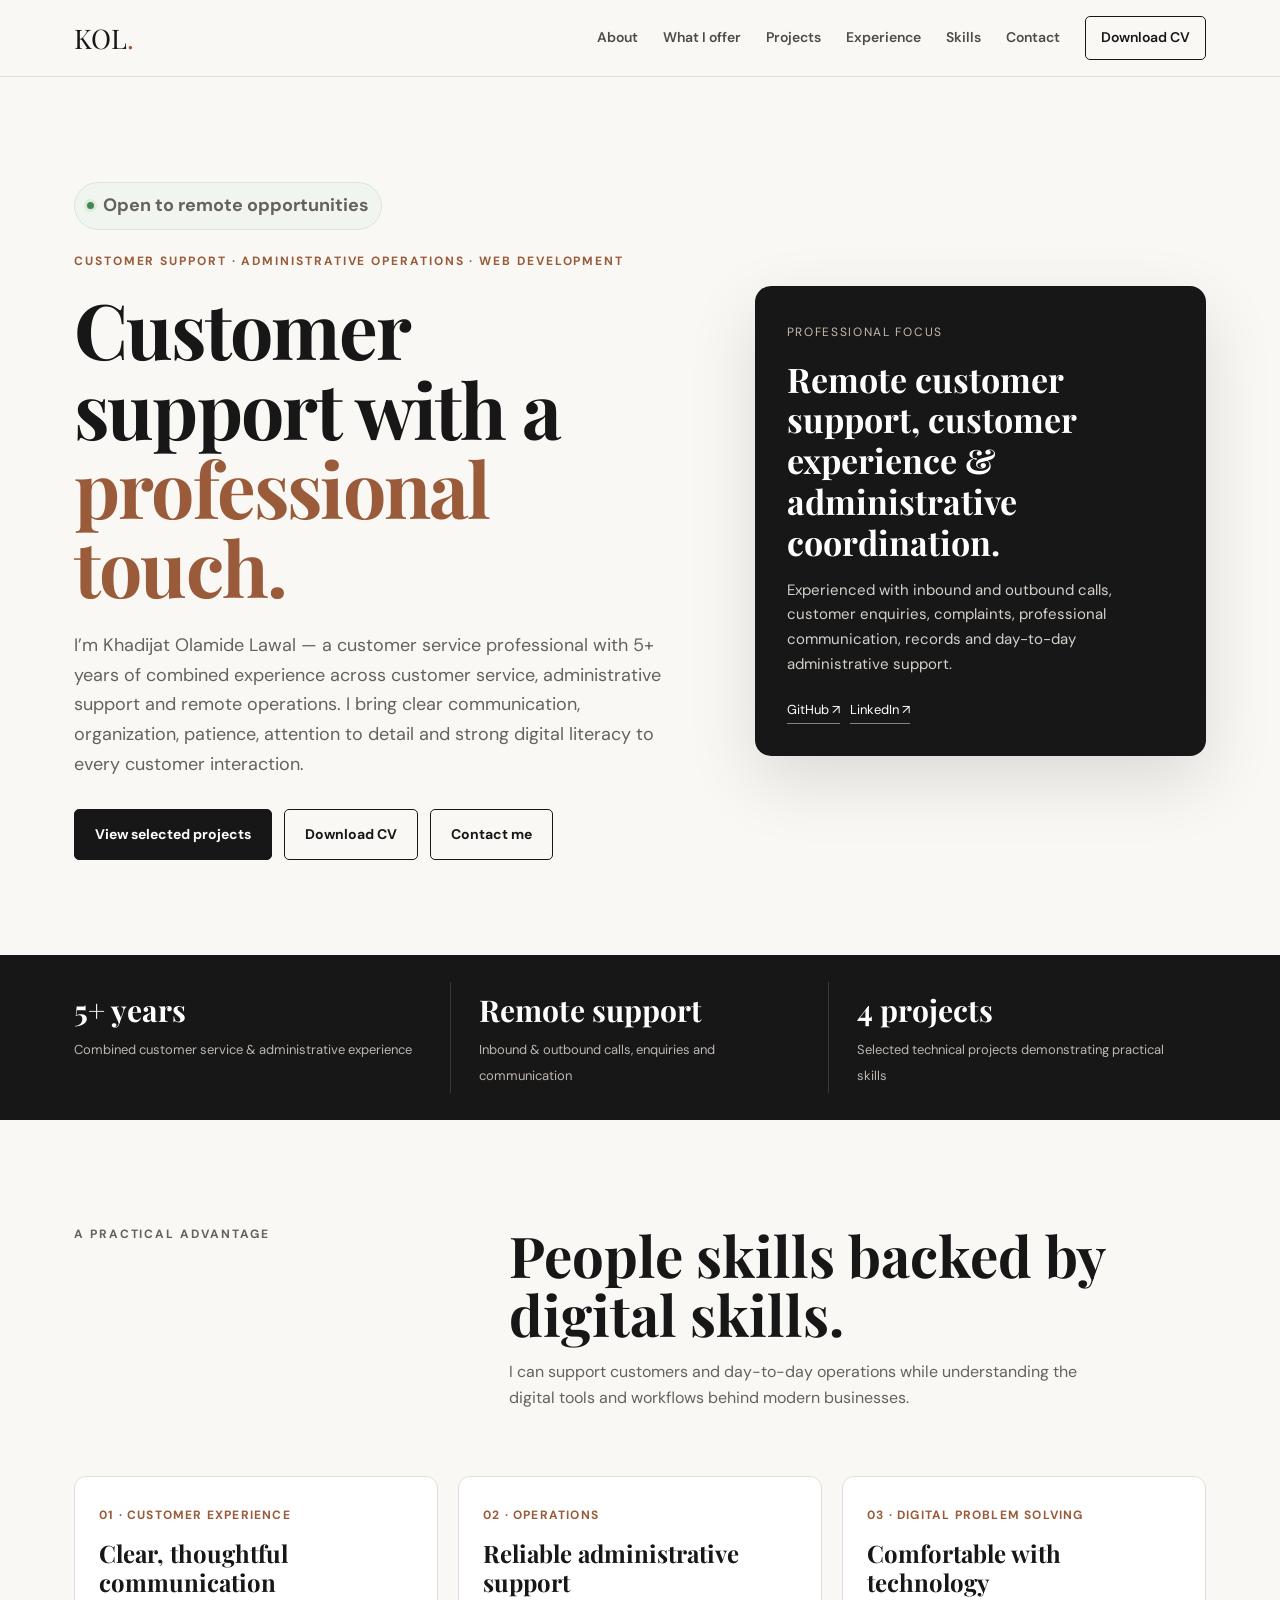
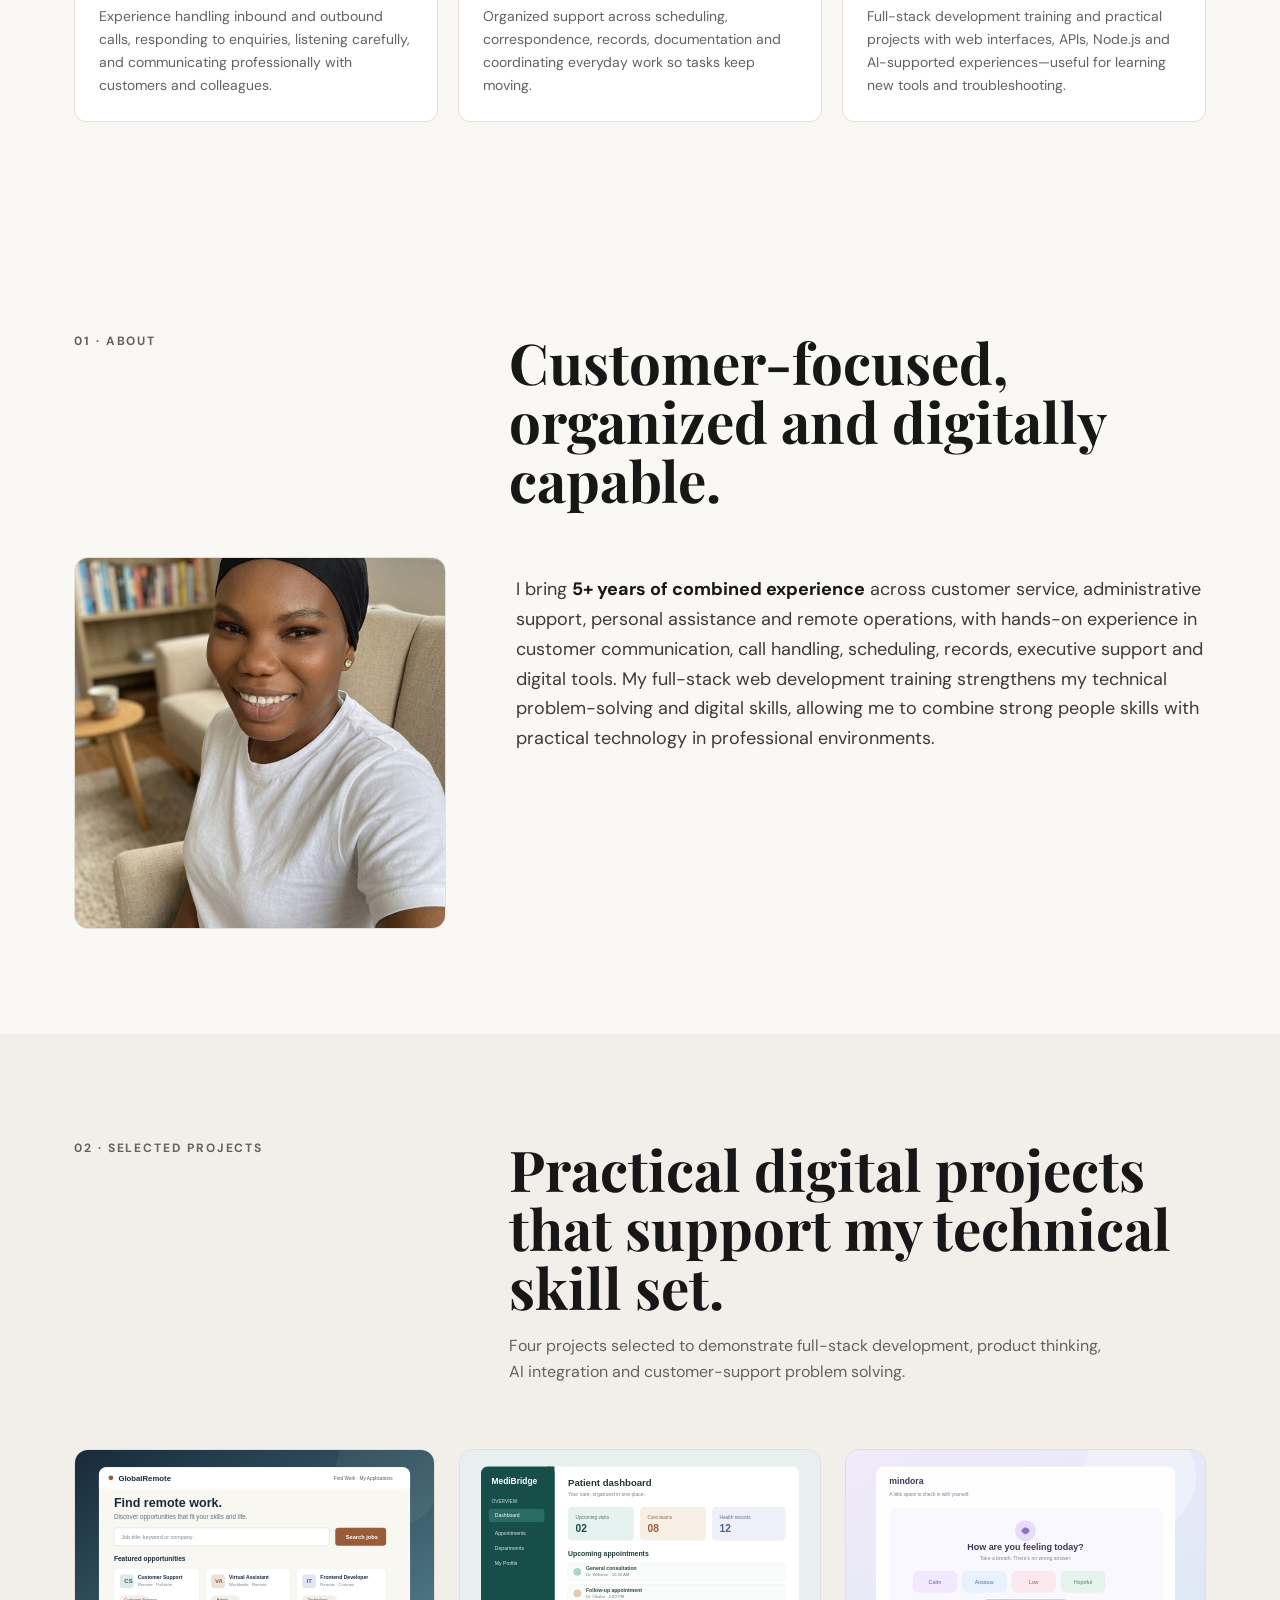
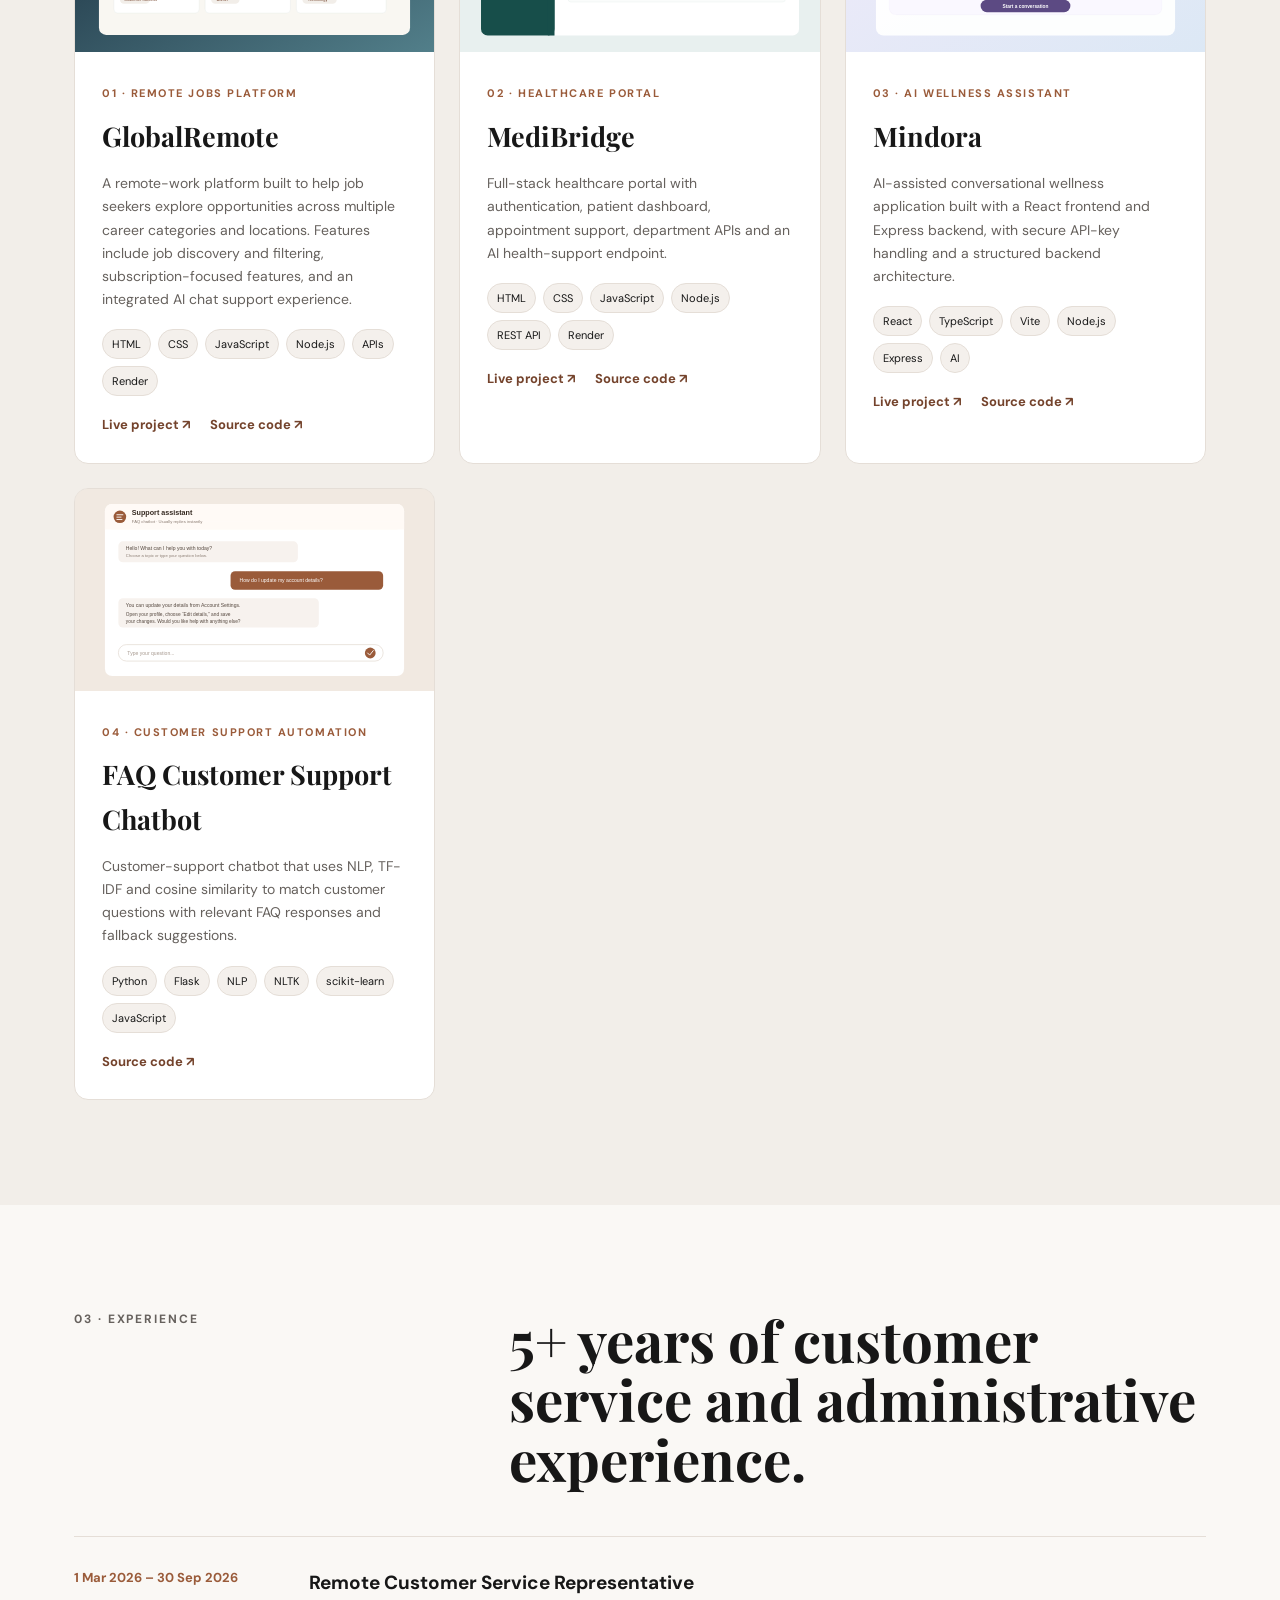
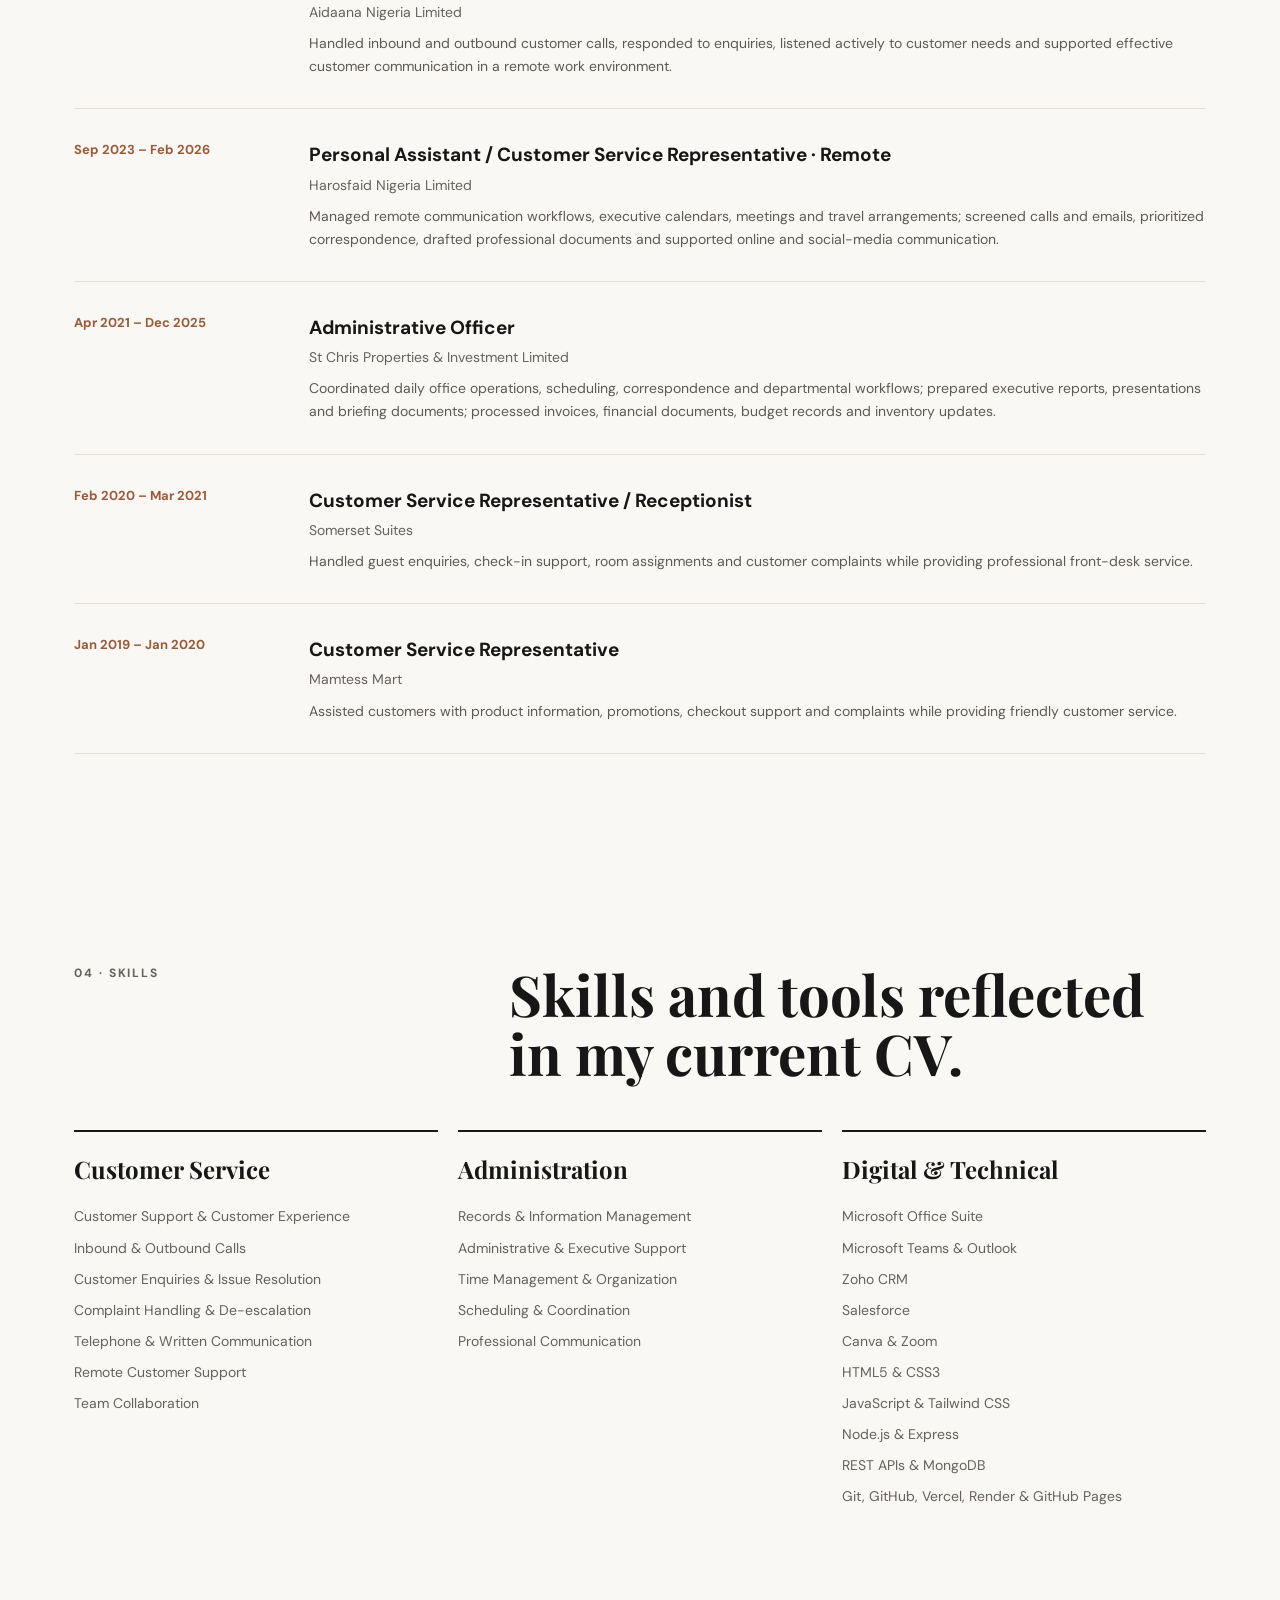
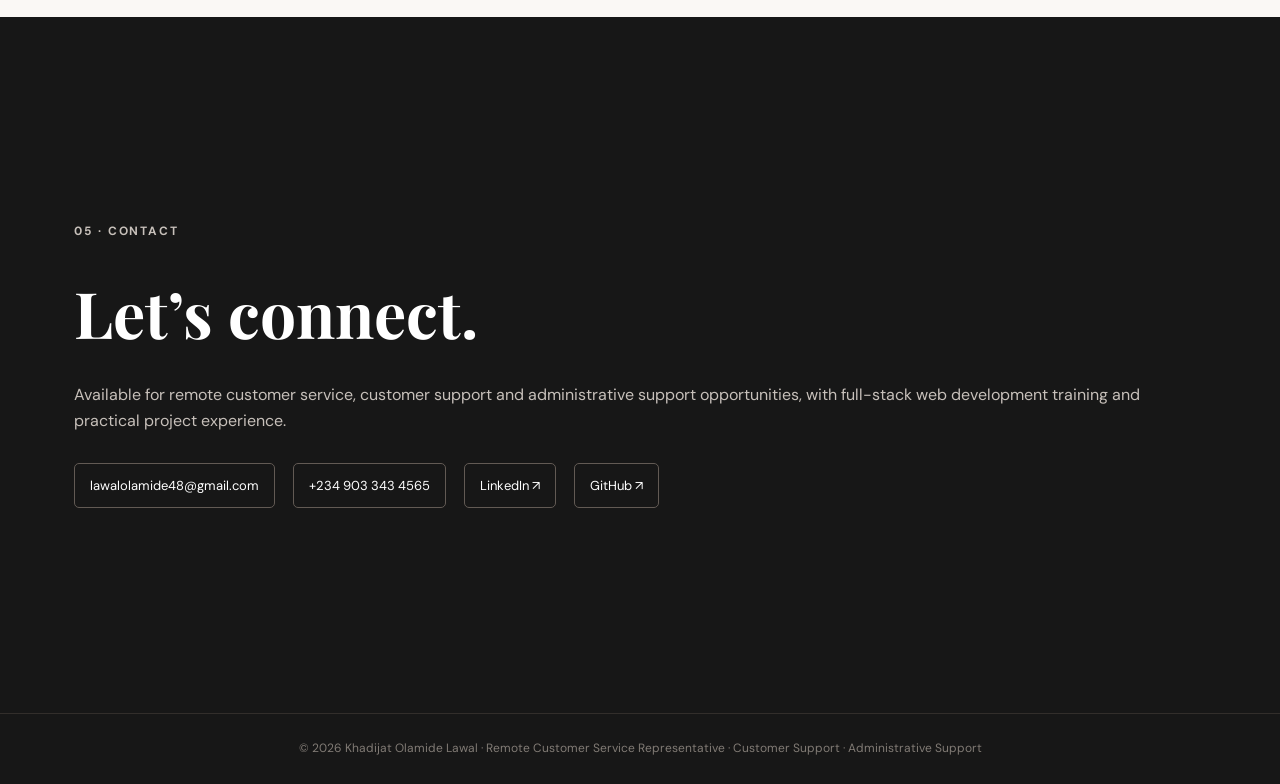
<file: index.html>
<!doctype html>
<html lang="en">
<head>
<meta charset="UTF-8"><meta name="viewport" content="width=device-width,initial-scale=1.0">
<meta name="description" content="Meet Khadijat Olamide Lawal, a remote customer support and administrative professional with full-stack web development projects. Explore GlobalRemote, MediBridge, Mindora and a customer-support chatbot."><meta name="theme-color" content="#faf8f5"><meta property="og:type" content="website"><meta property="og:title" content="Khadijat Olamide Lawal | Customer Support & Web Projects"><meta property="og:description" content="Customer support, administrative operations and practical web projects in one professional portfolio."><meta property="og:url" content="https://lawalolamide48-cell.github.io/Khadijat-Portfolio/">
<title>Khadijat Olamide Lawal | Customer Support Portfolio</title>
<link rel="preconnect" href="https://fonts.googleapis.com"><link rel="preconnect" href="https://fonts.gstatic.com" crossorigin>
<link href="https://fonts.googleapis.com/css2?family=DM+Sans:wght@400;500;600;700&family=Playfair+Display:wght@600;700&display=swap" rel="stylesheet">
<style>
:root{--ink:#171717;--muted:#66615d;--paper:#faf8f5;--accent:#9a5b3a;--accent-dark:#74432c;--line:#e5ded7;--soft:#f2eee9;--max:1180px}*{box-sizing:border-box}html{scroll-behavior:smooth}body{margin:0;background:var(--paper);color:var(--ink);font-family:'DM Sans',sans-serif;line-height:1.65}a{color:inherit}img{max-width:100%;display:block}.skip{position:absolute;left:-9999px}.skip:focus{left:15px;top:15px;background:#fff;padding:10px;z-index:99}header{position:sticky;top:0;z-index:20;background:rgba(250,248,245,.95);backdrop-filter:blur(14px);border-bottom:1px solid var(--line)}nav{max-width:var(--max);height:76px;margin:auto;padding:0 24px;display:flex;align-items:center;justify-content:space-between}.logo{font-family:'Playfair Display',serif;font-size:27px;text-decoration:none}.logo span{color:var(--accent)}.nav{display:flex;gap:25px;align-items:center}.nav a{text-decoration:none;font-size:14px;font-weight:600;color:#514b46}.nav a:hover{color:var(--accent)}.nav .cv{padding:9px 15px;border:1px solid var(--ink);border-radius:5px;color:var(--ink)}.nav .cv:hover{background:var(--ink);color:#fff}.menu{display:none;background:none;border:0;font-size:25px}.hero{max-width:var(--max);margin:auto;padding:105px 24px 95px;display:grid;grid-template-columns:1.15fr .85fr;gap:70px;align-items:center}.availability{display:inline-flex;align-items:center;gap:9px;padding:8px 12px;margin:0 0 22px;border:1px solid #d9e6d9;border-radius:999px;background:#f0f6ef;color:#315d3c;font-size:12px;font-weight:700}.availability:before{content:"";width:7px;height:7px;border-radius:50%;background:#438653;box-shadow:0 0 0 3px #dcebdc}.eyebrow{font-size:12px;letter-spacing:.16em;text-transform:uppercase;font-weight:700;color:var(--accent);margin:0 0 18px}.hero h1{font-family:'Playfair Display',serif;font-size:clamp(48px,6vw,82px);line-height:1.03;letter-spacing:-1.8px;margin:0 0 25px}.hero h1 em{font-style:normal;color:var(--accent)}.hero>div>p:not(.eyebrow){font-size:18px;color:var(--muted);max-width:690px}.actions{display:flex;gap:12px;flex-wrap:wrap;margin-top:30px}.btn{display:inline-block;padding:13px 20px;border-radius:5px;text-decoration:none;font-weight:700;font-size:14px;border:1px solid var(--ink)}.primary{background:var(--ink);color:#fff}.secondary:hover{background:#fff}.hero-card{background:var(--ink);color:#fff;border-radius:16px;padding:32px;box-shadow:0 25px 70px rgba(0,0,0,.12)}.hero-card .mini{font-size:12px;text-transform:uppercase;letter-spacing:.14em;color:#c9b9ad}.hero-card h2{font-family:'Playfair Display',serif;font-size:34px;line-height:1.2;margin:14px 0}.hero-card p{color:#d6d0ca;font-size:15px}.links{display:flex;gap:10px;flex-wrap:wrap;margin-top:22px}.hero-card a{color:#fff;text-decoration:none;border-bottom:1px solid #8c8078;padding-bottom:3px;font-size:13px}.stats{background:var(--ink);color:#fff}.stats-inner{max-width:var(--max);margin:auto;padding:27px 24px;display:grid;grid-template-columns:repeat(3,1fr)}.stat{padding:4px 28px;border-right:1px solid rgba(255,255,255,.15)}.stat:first-child{padding-left:0}.stat:last-child{border:0}.stat strong{display:block;font-family:'Playfair Display',serif;font-size:30px}.stat span{color:#bdb5af;font-size:13px}section{max-width:var(--max);margin:auto;padding:105px 24px}.section-head{display:grid;grid-template-columns:.7fr 1.3fr;gap:60px;margin-bottom:48px}.section-head h2{font-family:'Playfair Display',serif;font-size:clamp(36px,4.4vw,60px);line-height:1.05;margin:0}.section-head p:last-child{color:var(--muted);max-width:600px}.value-grid{display:grid;grid-template-columns:repeat(3,1fr);gap:20px}.value-card{padding:24px;border:1px solid var(--line);border-radius:12px;background:#fff}.value-card .icon-label{font-size:12px;font-weight:700;letter-spacing:.1em;text-transform:uppercase;color:var(--accent)}.value-card h3{font-family:"Playfair Display",serif;font-size:24px;line-height:1.2;margin:12px 0 8px}.value-card p{font-size:14px;color:var(--muted);margin:0}.about-grid{display:grid;grid-template-columns:.7fr 1.3fr;gap:70px;align-items:start}.portrait{border-radius:14px;overflow:hidden;background:#eee;border:1px solid var(--line)}.portrait img{width:100%;aspect-ratio:1/1;object-fit:cover}.about-copy{font-size:18px;color:#3e3a36}.about-copy strong{color:var(--ink)}.projects{background:var(--soft);max-width:none}.projects-inner{max-width:var(--max);margin:auto;padding:105px 24px}.project-grid{display:grid;grid-template-columns:repeat(3,1fr);gap:24px}.project{background:#fff;border:1px solid var(--line);border-radius:14px;overflow:hidden;display:flex;flex-direction:column}.project-image{aspect-ratio:16/9;background:#e8e1da;overflow:hidden}.project-image img{width:100%;height:100%;object-fit:cover;transition:transform .4s}.project:hover img{transform:scale(1.035)}.project-body{padding:27px}.project-number{font-size:11px;font-weight:700;letter-spacing:.14em;color:var(--accent);text-transform:uppercase}.project h3{font-family:'Playfair Display',serif;font-size:27px;margin:8px 0}.project p{color:var(--muted);font-size:14px}.tags{display:flex;flex-wrap:wrap;gap:7px;margin:18px 0}.tags span{font-size:11px;padding:5px 9px;background:#f4f0ec;border:1px solid var(--line);border-radius:20px}.project-links{display:flex;gap:20px;flex-wrap:wrap;margin-top:auto}.project-links a{font-size:13px;font-weight:700;text-decoration:none;color:var(--accent-dark)}.project-links a:hover{text-decoration:underline}.timeline{border-top:1px solid var(--line)}.role{display:grid;grid-template-columns:190px 1fr;gap:45px;padding:30px 0;border-bottom:1px solid var(--line)}.date{font-size:13px;color:var(--accent);font-weight:700}.role h3{margin:0 0 3px;font-size:19px}.company{margin:0 0 8px;color:var(--muted);font-size:14px}.role p:last-child{margin:0;color:#5e5954;font-size:14px}.skills{display:grid;grid-template-columns:repeat(3,1fr);gap:20px}.skill{border-top:2px solid var(--ink);padding-top:18px}.skill h3{font-family:'Playfair Display',serif;font-size:24px;margin:0 0 12px}.skill ul{list-style:none;padding:0;margin:0;color:var(--muted);font-size:14px}.skill li{padding:4px 0}.contact{max-width:none;background:var(--ink);color:#fff}.contact-inner{max-width:var(--max);margin:auto;padding:100px 24px}.contact h2{font-family:'Playfair Display',serif;font-size:clamp(42px,5vw,70px);margin:0 0 15px}.contact p{color:#c7c0ba}.contact-links{display:flex;gap:18px;flex-wrap:wrap;margin-top:28px}.contact-links a{padding:11px 15px;border:1px solid #625a54;border-radius:5px;text-decoration:none;font-size:13px}.contact-links a:hover{border-color:#fff;background:#fff;color:var(--ink)}footer{padding:25px 24px;text-align:center;font-size:12px;color:#817b75;background:var(--ink);border-top:1px solid #322e2b}@media(max-width:900px){.project-grid{grid-template-columns:1fr 1fr}.value-grid{grid-template-columns:1fr}}@media(max-width:800px){.menu{display:block}.nav{display:none;position:absolute;top:76px;left:0;right:0;background:var(--paper);padding:20px 24px;flex-direction:column;align-items:flex-start;border-bottom:1px solid var(--line)}.nav.open{display:flex}.hero,.about-grid,.section-head{grid-template-columns:1fr}.hero{padding-top:75px;gap:45px}.stats-inner,.skills{grid-template-columns:1fr}.stat{border-right:0;border-bottom:1px solid rgba(255,255,255,.15);padding:16px 0}.stat:last-child{border-bottom:0}.project-grid{grid-template-columns:1fr}.role{grid-template-columns:1fr;gap:7px}}@media(max-width:520px){section,.projects-inner,.contact-inner{padding-top:75px;padding-bottom:75px}.hero h1{font-size:48px}.section-head{gap:20px}.project-body{padding:21px}}
</style></head>
<body><a class="skip" href="#main">Skip to content</a>
<header><nav><a class="logo" href="#top">KOL<span>.</span></a><button class="menu" aria-label="Open menu" aria-expanded="false">☰</button><div class="nav" id="nav"><a href="#about">About</a><a href="#value">What I offer</a><a href="#work">Projects</a><a href="#experience">Experience</a><a href="#skills">Skills</a><a href="#contact">Contact</a><a class="cv" href="assets/Khadijat-Olamide-Lawal-CV.pdf" download>Download CV</a></div></nav></header>
<main id="main">
<section class="hero" id="top"><div><p class="availability">Open to remote opportunities</p><p class="eyebrow">Customer Support · Administrative Operations · Web Development</p><h1>Customer support with a <em>professional touch.</em></h1><p>I’m Khadijat Olamide Lawal — a customer service professional with 5+ years of combined experience across customer service, administrative support and remote operations. I bring clear communication, organization, patience, attention to detail and strong digital literacy to every customer interaction.</p><div class="actions"><a class="btn primary" href="#work">View selected projects</a><a class="btn secondary" href="assets/Khadijat-Olamide-Lawal-CV.pdf" download>Download CV</a><a class="btn secondary" href="#contact">Contact me</a></div></div><aside class="hero-card"><span class="mini">Professional focus</span><h2>Remote customer support, customer experience & administrative coordination.</h2><p>Experienced with inbound and outbound calls, customer enquiries, complaints, professional communication, records and day-to-day administrative support.</p><div class="links"><a href="https://github.com/lawalolamide48-cell">GitHub ↗</a><a href="https://www.linkedin.com/in/khadijat-lawal-0120243a5">LinkedIn ↗</a></div></aside></section>
<div class="stats"><div class="stats-inner"><div class="stat"><strong>5+ years</strong><span>Combined customer service & administrative experience</span></div><div class="stat"><strong>Remote support</strong><span>Inbound & outbound calls, enquiries and communication</span></div><div class="stat"><strong>4 projects</strong><span>Selected technical projects demonstrating practical skills</span></div></div></div>
<section id="value"><div class="section-head"><div><p class="eyebrow">A practical advantage</p></div><div><h2>People skills backed by digital skills.</h2><p>I can support customers and day-to-day operations while understanding the digital tools and workflows behind modern businesses.</p></div></div><div class="value-grid"><article class="value-card"><span class="icon-label">01 · Customer experience</span><h3>Clear, thoughtful communication</h3><p>Experience handling inbound and outbound calls, responding to enquiries, listening carefully, and communicating professionally with customers and colleagues.</p></article><article class="value-card"><span class="icon-label">02 · Operations</span><h3>Reliable administrative support</h3><p>Organized support across scheduling, correspondence, records, documentation and coordinating everyday work so tasks keep moving.</p></article><article class="value-card"><span class="icon-label">03 · Digital problem solving</span><h3>Comfortable with technology</h3><p>Full-stack development training and practical projects with web interfaces, APIs, Node.js and AI-supported experiences—useful for learning new tools and troubleshooting.</p></article></div></section>
<section id="about"><div class="section-head"><div><p class="eyebrow">01 · About</p></div><div><h2>Customer-focused, organized and digitally capable.</h2></div></div><div class="about-grid"><div class="portrait"><img src="assets/profile.jpg" alt="Khadijat Olamide Lawal"></div><div class="about-copy"><p>I bring <strong>5+ years of combined experience</strong> across customer service, administrative support, personal assistance and remote operations, with hands-on experience in customer communication, call handling, scheduling, records, executive support and digital tools. My full-stack web development training strengthens my technical problem-solving and digital skills, allowing me to combine strong people skills with practical technology in professional environments.</p></div></div></section>
<div class="projects" id="work"><div class="projects-inner"><div class="section-head"><div><p class="eyebrow">02 · Selected projects</p></div><div><h2>Practical digital projects that support my technical skill set.</h2><p>Four projects selected to demonstrate full-stack development, product thinking, AI integration and customer-support problem solving.</p></div></div><div class="project-grid">
<article class="project"><div class="project-image"><a href="https://globalremote.onrender.com/" aria-label="Open GlobalRemote live website"><img src="assets/globalremote-preview.svg" alt="GlobalRemote remote jobs platform preview" onerror="this.style.display='none';this.parentElement.parentElement.style.background='linear-gradient(135deg,#1c2b3a,#507d8a)';"></a></div><div class="project-body"><span class="project-number">01 · Remote jobs platform</span><h3>GlobalRemote</h3><p>A remote-work platform built to help job seekers explore opportunities across multiple career categories and locations. Features include job discovery and filtering, subscription-focused features, and an integrated AI chat support experience.</p><div class="tags"><span>HTML</span><span>CSS</span><span>JavaScript</span><span>Node.js</span><span>APIs</span><span>Render</span></div><div class="project-links"><a href="https://globalremote.onrender.com/" target="_blank" rel="noopener noreferrer">Live project ↗</a><a href="https://github.com/lawalolamide48-cell/globalremote" target="_blank" rel="noopener noreferrer">Source code ↗</a></div></div></article>
<article class="project"><a class="project-image" href="https://medibridge-fullstack.onrender.com/" target="_blank" rel="noopener noreferrer"><img src="assets/medibridge-preview.svg" alt="MediBridge healthcare portal"></a><div class="project-body"><span class="project-number">02 · Healthcare portal</span><h3>MediBridge</h3><p>Full-stack healthcare portal with authentication, patient dashboard, appointment support, department APIs and an AI health-support endpoint.</p><div class="tags"><span>HTML</span><span>CSS</span><span>JavaScript</span><span>Node.js</span><span>REST API</span><span>Render</span></div><div class="project-links"><a href="https://medibridge-fullstack.onrender.com/" target="_blank" rel="noopener noreferrer">Live project ↗</a><a href="https://github.com/lawalolamide48-cell/Medibridge-" target="_blank" rel="noopener noreferrer">Source code ↗</a></div></div></article>
<article class="project"><a class="project-image" href="https://mindora-ai-chi.vercel.app/" target="_blank" rel="noopener noreferrer"><img src="assets/mindora-preview.svg" alt="Mindora AI wellness assistant"></a><div class="project-body"><span class="project-number">03 · AI wellness assistant</span><h3>Mindora</h3><p>AI-assisted conversational wellness application built with a React frontend and Express backend, with secure API-key handling and a structured backend architecture.</p><div class="tags"><span>React</span><span>TypeScript</span><span>Vite</span><span>Node.js</span><span>Express</span><span>AI</span></div><div class="project-links"><a href="https://mindora-ai-chi.vercel.app/" target="_blank" rel="noopener noreferrer">Live project ↗</a><a href="https://github.com/lawalolamide48-cell/Mindora" target="_blank" rel="noopener noreferrer">Source code ↗</a></div></div></article>
<article class="project"><a class="project-image" href="https://github.com/lawalolamide48-cell/codealpha-faq-chatbot" aria-label="Open FAQ Customer Support Chatbot source code"><img src="assets/faq-chatbot-preview.svg" alt="Illustrated preview of the FAQ customer support chatbot"></a><div class="project-body"><span class="project-number">04 · Customer support automation</span><h3>FAQ Customer Support Chatbot</h3><p>Customer-support chatbot that uses NLP, TF-IDF and cosine similarity to match customer questions with relevant FAQ responses and fallback suggestions.</p><div class="tags"><span>Python</span><span>Flask</span><span>NLP</span><span>NLTK</span><span>scikit-learn</span><span>JavaScript</span></div><div class="project-links"><a href="https://github.com/lawalolamide48-cell/codealpha-faq-chatbot" target="_blank" rel="noopener noreferrer">Source code ↗</a></div></div></article>
</div></div></div>
<section id="experience"><div class="section-head"><div><p class="eyebrow">03 · Experience</p></div><div><h2>5+ years of customer service and administrative experience.</h2></div></div><div class="timeline">
<article class="role"><div class="date">1 Mar 2026 – 30 Sep 2026</div><div><h3>Remote Customer Service Representative</h3><p class="company">Aidaana Nigeria Limited</p><p>Handled inbound and outbound customer calls, responded to enquiries, listened actively to customer needs and supported effective customer communication in a remote work environment.</p></div></article>
<article class="role"><div class="date">Sep 2023 – Feb 2026</div><div><h3>Personal Assistant / Customer Service Representative · Remote</h3><p class="company">Harosfaid Nigeria Limited</p><p>Managed remote communication workflows, executive calendars, meetings and travel arrangements; screened calls and emails, prioritized correspondence, drafted professional documents and supported online and social-media communication.</p></div></article>
<article class="role"><div class="date">Apr 2021 – Dec 2025</div><div><h3>Administrative Officer</h3><p class="company">St Chris Properties & Investment Limited</p><p>Coordinated daily office operations, scheduling, correspondence and departmental workflows; prepared executive reports, presentations and briefing documents; processed invoices, financial documents, budget records and inventory updates.</p></div></article>
<article class="role"><div class="date">Feb 2020 – Mar 2021</div><div><h3>Customer Service Representative / Receptionist</h3><p class="company">Somerset Suites</p><p>Handled guest enquiries, check-in support, room assignments and customer complaints while providing professional front-desk service.</p></div></article>
<article class="role"><div class="date">Jan 2019 – Jan 2020</div><div><h3>Customer Service Representative</h3><p class="company">Mamtess Mart</p><p>Assisted customers with product information, promotions, checkout support and complaints while providing friendly customer service.</p></div></article>
</div></section>
<section id="skills"><div class="section-head"><div><p class="eyebrow">04 · Skills</p></div><div><h2>Skills and tools reflected in my current CV.</h2></div></div><div class="skills"><article class="skill"><h3>Customer Service</h3><ul><li>Customer Support & Customer Experience</li><li>Inbound & Outbound Calls</li><li>Customer Enquiries & Issue Resolution</li><li>Complaint Handling & De-escalation</li><li>Telephone & Written Communication</li><li>Remote Customer Support</li><li>Team Collaboration</li></ul></article><article class="skill"><h3>Administration</h3><ul><li>Records & Information Management</li><li>Administrative & Executive Support</li><li>Time Management & Organization</li><li>Scheduling & Coordination</li><li>Professional Communication</li></ul></article><article class="skill"><h3>Digital & Technical</h3><ul><li>Microsoft Office Suite</li><li>Microsoft Teams & Outlook</li><li>Zoho CRM</li><li>Salesforce</li><li>Canva & Zoom</li><li>HTML5 & CSS3</li><li>JavaScript & Tailwind CSS</li><li>Node.js & Express</li><li>REST APIs & MongoDB</li><li>Git, GitHub, Vercel, Render & GitHub Pages</li></ul></article></div></section>
</main>
<section class="contact" id="contact"><div class="contact-inner"><p class="eyebrow">05 · Contact</p><h2>Let’s connect.</h2><p>Available for remote customer service, customer support and administrative support opportunities, with full-stack web development training and practical project experience.</p><div class="contact-links"><a href="mailto:lawalolamide48@gmail.com">lawalolamide48@gmail.com</a><a href="tel:+2349033434565">+234 903 343 4565</a><a href="https://www.linkedin.com/in/khadijat-lawal-0120243a5">LinkedIn ↗</a><a href="https://github.com/lawalolamide48-cell">GitHub ↗</a></div></div></section>
<footer>© 2026 Khadijat Olamide Lawal · Remote Customer Service Representative · Customer Support · Administrative Support</footer>
<script>const b=document.querySelector('.menu'),n=document.querySelector('.nav');b.addEventListener('click',()=>{const o=n.classList.toggle('open');b.setAttribute('aria-expanded',o)});document.querySelectorAll('.nav a').forEach(a=>a.addEventListener('click',()=>n.classList.remove('open')));</script>
</body></html>
</file>
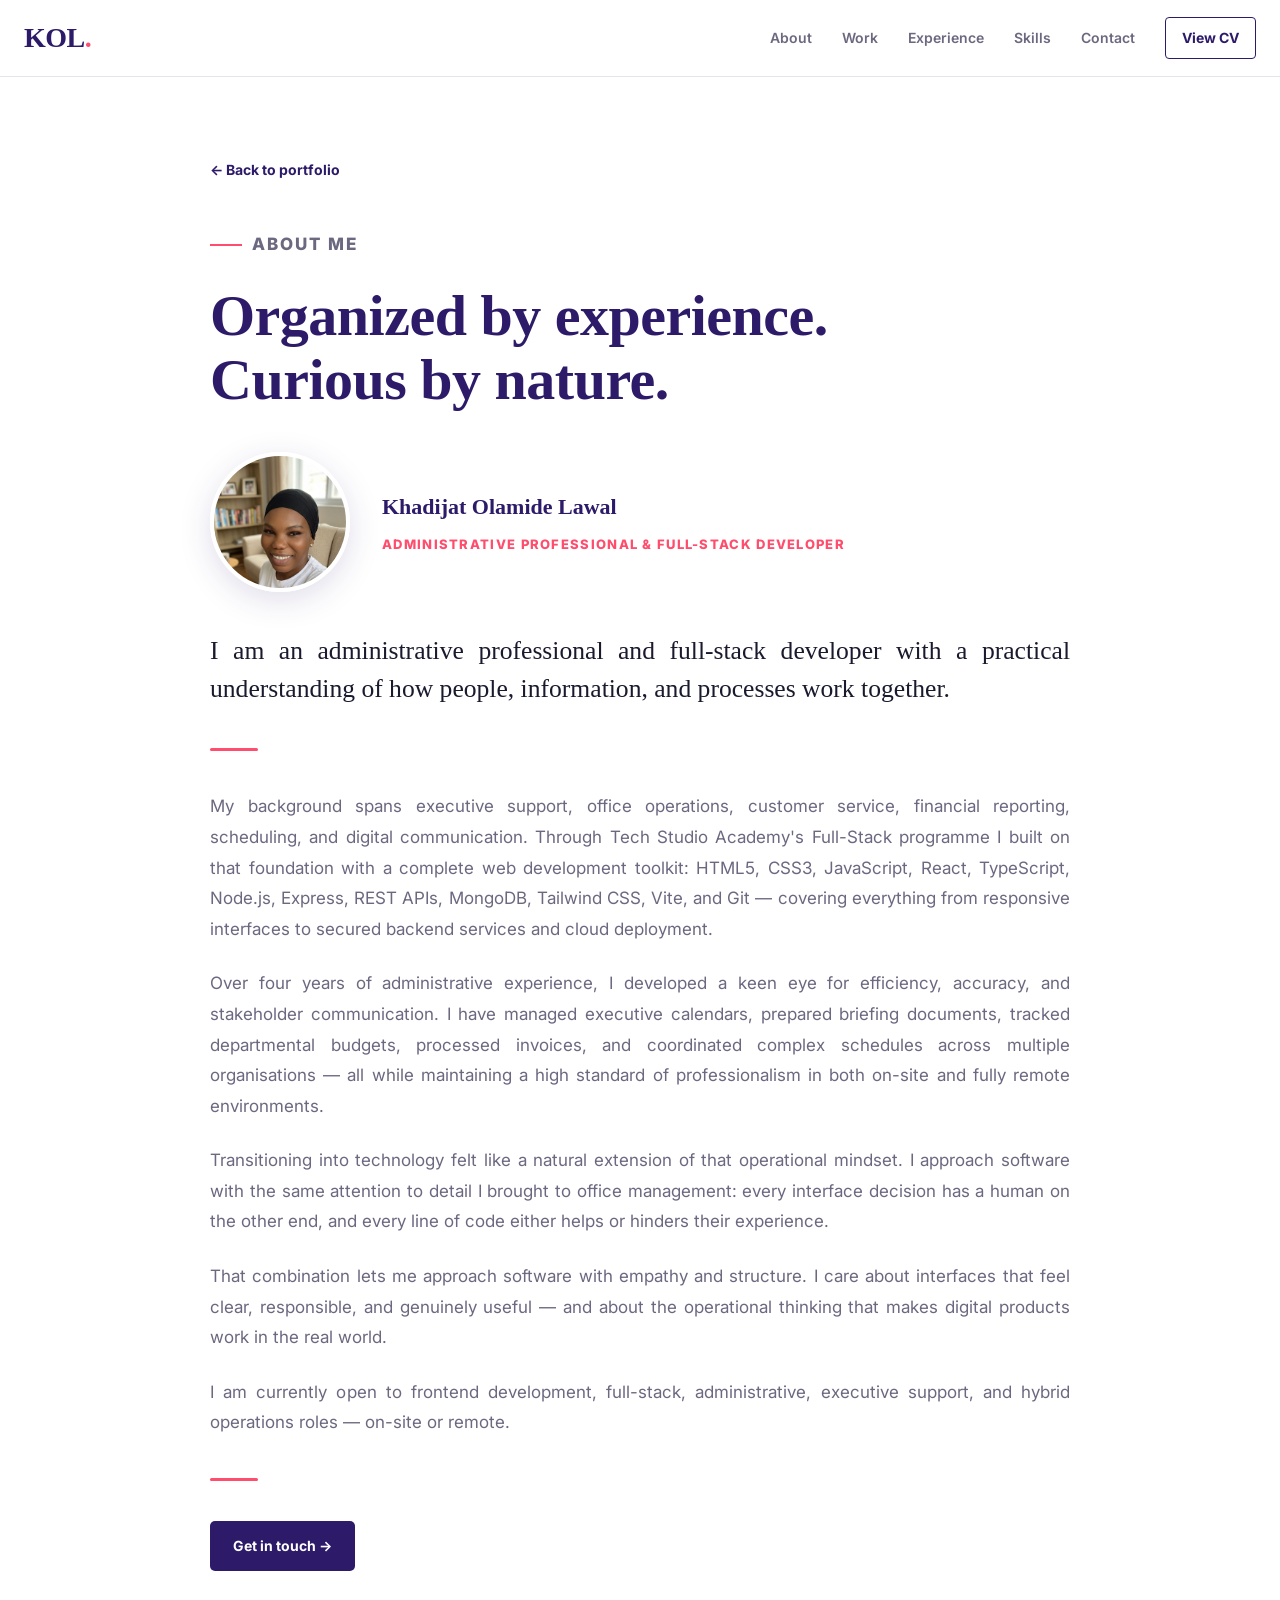
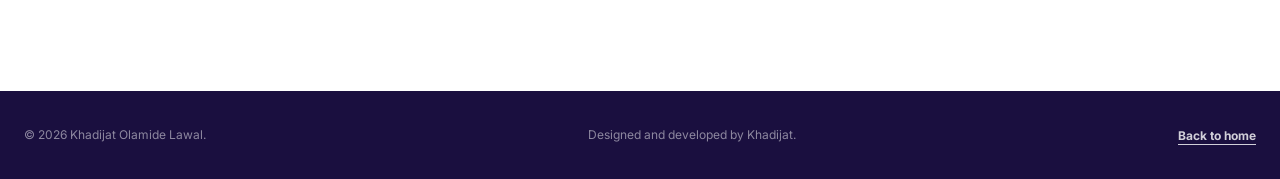
<file: about.html>
<!doctype html>
<html lang="en">
  <head>
    <meta charset="UTF-8" />
    <meta name="viewport" content="width=device-width, initial-scale=1.0" />
    <meta name="description" content="About Khadijat Olamide Lawal — Administrative Professional and Full-Stack Web Developer." />
    <title>About | Khadijat Olamide Lawal</title>
    <link rel="preconnect" href="https://fonts.googleapis.com" />
    <link rel="preconnect" href="https://fonts.gstatic.com" crossorigin />
    <link href="https://fonts.googleapis.com/css2?family=Inter:wght@400;600;700;800&display=swap" rel="stylesheet" />
    <link rel="stylesheet" href="styles.css" />
    <script src="script.js" defer></script>
    <style>
      .about-page {
        width: min(calc(100% - 48px), 860px);
        margin: 0 auto;
        padding: 80px 0 120px;
      }
      .about-page .back-link {
        display: inline-flex;
        align-items: center;
        gap: 8px;
        color: var(--violet);
        font-size: 14px;
        font-weight: 700;
        text-decoration: none;
        margin-bottom: 48px;
        transition: color 160ms;
      }
      .about-page .back-link:hover { color: var(--coral); }
      .about-page h1 {
        font-family: Georgia, serif;
        font-size: clamp(36px, 5vw, 58px);
        color: var(--violet);
        line-height: 1.1;
        margin: 0 0 40px;
        letter-spacing: -0.5px;
      }
      .about-page p {
        font-size: 17px;
        line-height: 1.8;
        color: var(--muted);
        margin: 0 0 24px;
        text-align: justify;
      }
      .about-page p.lead {
        font-family: Georgia, serif;
        font-size: clamp(22px, 2vw, 28px);
        color: var(--ink);
        line-height: 1.5;
      }
      .about-page .divider {
        width: 48px;
        height: 3px;
        background: var(--coral);
        margin: 40px 0;
        border-radius: 2px;
      }
      @media (max-width: 620px) {
        .about-page { padding: 48px 0 80px; }
        .about-page h1 { font-size: 34px; }
      }
    </style>
  </head>
  <body>
    <header class="site-header">
      <nav class="site-nav" aria-label="Main navigation">
        <a class="brand" href="index.html" aria-label="Khadijat Olamide Lawal, home">KOL<span>.</span></a>
        <button class="menu-button" type="button" aria-label="Open navigation" aria-expanded="false" aria-controls="nav-links">
          <span></span><span></span><span></span>
        </button>
        <div class="nav-links" id="nav-links">
          <a href="index.html#about">About</a>
          <a href="index.html#work">Work</a>
          <a href="index.html#experience">Experience</a>
          <a href="index.html#skills">Skills</a>
          <a href="index.html#contact">Contact</a>
          <a class="nav-cv" href="assets/Khadijat-Olamide-Lawal-CV.pdf" download>View CV</a>
        </div>
      </nav>
    </header>

    <main>
      <div class="about-page">
        <a class="back-link" href="index.html">&larr; Back to portfolio</a>
        <p class="eyebrow">About me</p>
        <h1>Organized by experience.<br />Curious by nature.</h1>

        <div style="margin: 32px 0 40px; display:flex; gap:32px; align-items:center; flex-wrap:wrap;">
          <img src="assets/profile.jpg" alt="Khadijat Olamide Lawal" style="width:140px; height:140px; object-fit:cover; object-position:center top; border-radius:50%; border:4px solid white; box-shadow:0 8px 32px rgba(45,27,105,0.15); flex-shrink:0;" />
          <div>
            <p style="margin:0; font-size:22px; font-family:Georgia,serif; font-weight:700; color:var(--violet);">Khadijat Olamide Lawal</p>
            <p style="margin:6px 0 0; color:var(--coral); font-size:13px; font-weight:800; text-transform:uppercase; letter-spacing:0.1em;">Administrative Professional &amp; Full-Stack Developer</p>
          </div>
        </div>

        <p class="lead">
          I am an administrative professional and full-stack developer with a
          practical understanding of how people, information, and processes work together.
        </p>

        <div class="divider"></div>

        <p>
          My background spans executive support, office operations, customer service,
          financial reporting, scheduling, and digital communication. Through Tech Studio
          Academy's Full-Stack programme I built on that foundation with a complete
          web development toolkit: HTML5, CSS3, JavaScript, React, TypeScript, Node.js,
          Express, REST APIs, MongoDB, Tailwind CSS, Vite, and Git — covering everything
          from responsive interfaces to secured backend services and cloud deployment.
        </p>
        <p>
          Over four years of administrative experience, I developed a keen eye for
          efficiency, accuracy, and stakeholder communication. I have managed executive
          calendars, prepared briefing documents, tracked departmental budgets, processed
          invoices, and coordinated complex schedules across multiple organisations —
          all while maintaining a high standard of professionalism in both on-site and
          fully remote environments.
        </p>
        <p>
          Transitioning into technology felt like a natural extension of that operational
          mindset. I approach software with the same attention to detail I brought to
          office management: every interface decision has a human on the other end, and
          every line of code either helps or hinders their experience.
        </p>
        <p>
          That combination lets me approach software with empathy and structure. I care
          about interfaces that feel clear, responsible, and genuinely useful — and about
          the operational thinking that makes digital products work in the real world.
        </p>
        <p>
          I am currently open to frontend development, full-stack, administrative,
          executive support, and hybrid operations roles — on-site or remote.
        </p>

        <div class="divider"></div>

        <a class="button button-primary" href="index.html#contact">Get in touch &rarr;</a>
      </div>
    </main>

    <footer class="site-footer">
      <p>&copy; <span id="year">2026</span> Khadijat Olamide Lawal.</p>
      <p>Designed and developed by Khadijat.</p>
      <a href="index.html">Back to home</a>
    </footer>
  </body>
</html>
</file>
<file: styles.css>
section {
  padding: 80px 20px;
}

.section-heading {
  margin-bottom: 40px;
}

p {
  line-height: 1.7;
}

:root {
  --violet: #2D1B69;
  --violet-dark: #1a0f3f;
  --violet-mid: #3d2880;
  --coral: #FF4D6D;
  --coral-light: #ff8099;
  --gold: #F5A623;
  --cream: #FFF8F0;
  --cream-dark: #F0E8DC;
  --ink: #1a1a2e;
  --muted: #6b6880;
  --line: #e2daf0;
  --soft: #f9f5ff;
  --paper: #ffffff;
  --max: 1240px;
}

* { box-sizing: border-box; }
html { scroll-behavior: smooth; }

body {
  margin: 0;
  background: var(--paper);
  color: var(--ink);
  font-family: Inter, ui-sans-serif, system-ui, -apple-system, sans-serif;
  font-size: 16px;
  line-height: 1.6;
}
body.menu-open { overflow: hidden; }
img { display: block; max-width: 100%; }
a { color: inherit; }
button, a { -webkit-tap-highlight-color: transparent; }
button:focus-visible, a:focus-visible {
  outline: 3px solid var(--gold);
  outline-offset: 4px;
}

.skip-link {
  position: fixed;
  top: 12px;
  left: 12px;
  z-index: 100;
  padding: 10px 14px;
  transform: translateY(-150%);
  background: var(--violet);
  color: white;
  border-radius: 4px;
  text-decoration: none;
  font-size: 14px;
}
.skip-link:focus { transform: translateY(0); }

/* ── NAV ── */
.site-header {
  position: sticky;
  top: 0;
  z-index: 1000;
  border-bottom: 1px solid rgba(45, 27, 105, 0.12);
  background: rgba(255, 255, 255, 0.97);
  backdrop-filter: blur(14px);
}
.site-nav {
  width: min(calc(100% - 48px), var(--max));
  height: 76px;
  margin: 0 auto;
  display: flex;
  align-items: center;
  justify-content: space-between;
}
.brand {
  color: var(--violet);
  font-family: Georgia, serif;
  font-size: 28px;
  font-weight: 700;
  line-height: 1;
  text-decoration: none;
  letter-spacing: -0.5px;
}
.brand span { color: var(--coral); }

.nav-links {
  display: flex;
  align-items: center;
  gap: 30px;
}
.nav-links a {
  color: var(--muted);
  font-size: 14px;
  font-weight: 600;
  text-decoration: none;
  transition: color 160ms;
}
.nav-links a:hover { color: var(--violet); }
.nav-links .nav-cv {
  padding: 9px 16px;
  border: 1.5px solid var(--violet);
  border-radius: 4px;
  color: var(--violet);
  font-weight: 700;
  transition: background 160ms, color 160ms;
}
.nav-links .nav-cv:hover {
  background: var(--violet);
  color: white;
}

/* ── HAMBURGER BUTTON ── */
.menu-button {
  display: none;
  position: relative;
  z-index: 1002;
  flex: 0 0 40px;
  width: 40px;
  height: 40px;
  padding: 0;
  border: 1.5px solid var(--line);
  border-radius: 6px;
  background: white;
  cursor: pointer;
  flex-direction: column;
  align-items: center;
  justify-content: center;
  gap: 5px;
  box-shadow: 0 1px 4px rgba(45,27,105,0.08);
  transition: border-color 160ms, box-shadow 160ms;
}
.menu-button:hover {
  border-color: var(--violet);
  box-shadow: 0 2px 8px rgba(45,27,105,0.14);
}
.menu-button span {
  width: 18px;
  height: 2px;
  display: block;
  background: var(--violet);
  border-radius: 2px;
  transition: transform 220ms ease, opacity 220ms ease;
}
.menu-button[aria-expanded="true"] span:nth-child(1) {
  transform: translateY(7px) rotate(45deg);
}
.menu-button[aria-expanded="true"] span:nth-child(2) {
  opacity: 0;
  transform: scaleX(0);
}
.menu-button[aria-expanded="true"] span:nth-child(3) {
  transform: translateY(-7px) rotate(-45deg);
}

/* ── HERO ── */
.hero {
  position: relative;
  min-height: min(820px, calc(100svh - 76px));
  padding: 80px max(24px, calc((100vw - var(--max)) / 2));
  display: flex;
  align-items: center;
  overflow: hidden;
  background-color: var(--cream);
  background-image: url("assets/hero-workspace.webp");
  background-position: center center;
  background-size: cover;
}
.hero::before {
  position: absolute;
  inset: 0;
  content: "";
  background: linear-gradient(105deg, rgba(255,248,240,0.96) 0%, rgba(255,248,240,0.88) 55%, rgba(255,248,240,0.3) 100%);
}
.hero-content {
  position: relative;
  z-index: 1;
  width: min(700px, 62%);
}

.eyebrow {
  margin: 0 0 20px;
  color: var(--coral);
  font-size: 12px;
  font-weight: 800;
  letter-spacing: 0.12em;
  text-transform: uppercase;
  display: flex;
  align-items: center;
  gap: 10px;
}
.eyebrow::before {
  content: "";
  width: 32px;
  height: 2px;
  background: var(--coral);
  flex-shrink: 0;
}

.hero h1, .section h2, .contact h2 {
  margin: 0;
  font-family: Georgia, serif;
  font-weight: 700;
  line-height: 1.02;
}
.hero h1 {
  font-size: clamp(52px, 6vw, 92px);
  color: var(--violet);
  letter-spacing: -1px;
}
.hero-summary {
  max-width: 600px;
  margin: 26px 0 0;
  color: #3d3550;
  font-size: clamp(17px, 1.3vw, 20px);
  line-height: 1.65;
  text-align: justify;
}
.hero-actions, .contact-actions {
  margin-top: 36px;
  display: flex;
  flex-wrap: wrap;
  align-items: center;
  gap: 14px;
}
.button {
  min-height: 50px;
  padding: 13px 22px;
  display: inline-flex;
  align-items: center;
  justify-content: center;
  border: 1.5px solid transparent;
  border-radius: 5px;
  font-size: 14px;
  font-weight: 700;
  text-decoration: none;
  transition: background 160ms, color 160ms, transform 160ms, border-color 160ms;
}
.button:hover { transform: translateY(-2px); }
.button-primary { background: var(--violet); color: white; }
.button-primary:hover { background: var(--violet-dark); }
.button-secondary {
  border-color: var(--violet);
  background: transparent;
  color: var(--violet);
}
.button-secondary:hover { background: var(--violet); color: white; }

.availability {
  margin: 28px 0 0;
  display: flex;
  align-items: center;
  gap: 10px;
  color: #4a4260;
  font-size: 13px;
  font-weight: 600;
}
.availability span {
  width: 9px;
  height: 9px;
  border-radius: 50%;
  background: var(--coral);
  box-shadow: 0 0 0 5px rgba(255, 77, 109, 0.18);
  flex-shrink: 0;
}

/* ── FACT STRIP ── */
.fact-strip {
  min-height: 110px;
  padding: 22px max(24px, calc((100vw - var(--max)) / 2));
  display: grid;
  grid-template-columns: repeat(3, 1fr);
  align-items: center;
  background: var(--violet);
  color: white;
}
.fact {
  min-height: 60px;
  padding: 0 34px;
  display: flex;
  flex-direction: column;
  justify-content: center;
  border-right: 1px solid rgba(255,255,255,0.15);
}
.fact:first-child { padding-left: 0; }
.fact:last-child { border-right: 0; }
.fact strong { font-family: Georgia, serif; font-size: 26px; color: #fff; }
.fact span { font-size: 13px; color: rgba(255,255,255,0.62); }

/* ── SECTIONS ── */
.section {
  position: relative;
  width: min(calc(100% - 48px), var(--max));
  margin: 0 auto;
  padding: 128px 0;
}
.section-number {
  position: absolute;
  top: 132px;
  left: -54px;
  color: var(--coral);
  font-family: Georgia, serif;
  font-size: 13px;
  font-weight: 700;
  letter-spacing: 0.05em;
}
.section-heading {
  display: grid;
  grid-template-columns: minmax(240px, 0.9fr) 1.45fr;
  align-items: start;
  gap: 70px;
}
.section-heading .eyebrow { margin-top: 10px; }
.section h2, .contact h2 {
  font-size: clamp(38px, 4.8vw, 66px);
  color: var(--violet);
  letter-spacing: -0.5px;
}

/* ── ABOUT ── */
.about-copy {
  width: min(730px, 62%);
  margin: 70px 0 0 auto;
}
.about-copy p {
  margin: 0 0 22px;
  color: var(--muted);
  font-size: 17px;
  text-align: justify;
}
.about-copy .lead {
  color: var(--ink);
  font-family: Georgia, serif;
  font-size: clamp(24px, 2.1vw, 32px);
  line-height: 1.45;
  text-align: justify;
}
.read-more-link {
  display: inline-flex;
  align-items: center;
  gap: 6px;
  margin-top: 6px;
  color: var(--violet);
  font-size: 14px;
  font-weight: 700;
  text-decoration: underline;
  text-underline-offset: 5px;
  text-decoration-thickness: 1.5px;
  transition: color 160ms;
}
.read-more-link:hover { color: var(--coral); }

/* ── WORK ── */
.work, .skills {
  width: 100%;
  max-width: none;
  padding-right: max(24px, calc((100vw - var(--max)) / 2));
  padding-left: max(24px, calc((100vw - var(--max)) / 2));
  background: var(--soft);
}
.section-intro {
  display: grid;
  grid-template-columns: 1.45fr 0.75fr;
  align-items: end;
  gap: 80px;
}
.section-intro > p {
  margin: 0 0 8px;
  color: var(--muted);
  font-size: 16px;
  text-align: justify;
}
.project {
  display: flex;
  flex-direction: column;
  gap: 18px;
  max-width: 980px;
  margin: 0 auto;
  align-items: flex-start;
}
.project-visual {
  width: 100%;
  border-radius: 14px;
  overflow: hidden;
  border: 1px solid var(--line);
  background: #eef0fc;
  box-shadow: 0 10px 30px rgba(0,0,0,0.06);
  transition: transform 300ms ease, box-shadow 300ms ease;
}
.project:hover .project-visual {
  transform: translateY(-4px);
  box-shadow: 0 18px 45px rgba(0,0,0,0.10);
}
.project-visual img {
  width: 100%;
  height: auto;
  display: block;
  transition: transform 500ms ease;
}

.project-visual:hover img {
  transform: scale(1.03);
}
.project-index, .skill-number {
  margin: 0 0 14px;
  color: var(--coral);
  font-size: 11px;
  font-weight: 800;
  letter-spacing: 0.12em;
  text-transform: uppercase;
}
.project-details {
  display: flex;
  flex-direction: column;
  gap: 12px;
}
.project-details h3 {
  font-size: 30px;
  line-height: 1.25;
  margin: 0;
}
.project-details > p {
  color: var(--muted);
  font-size: 15px;
  line-height: 1.7;
}
.project-points {
  margin: 12px 0;
  padding: 0;
  list-style: none;
}
.project-points li {
  position: relative;
  padding-left: 18px;
  margin-bottom: 10px;
  font-size: 14px;
  color: #3d3550;
}

.project-points li::before {
  width: 6px;
  height: 6px;
  top: 0.65em;
}
.tech-list {
  display: flex;
  flex-wrap: wrap;
  gap: 8px;
}
.tech-list span {
  padding: 6px 12px;
  font-size: 11px;
  border-radius: 999px;
  background: white;
  border: 1px solid var(--line);
  transition: all 200ms ease;
}

.tech-list span:hover {
  transform: translateY(-2px);
  border-color: var(--violet);
}
.project-links {
  margin-top: 28px;
  display: flex;
  flex-wrap: wrap;
  gap: 24px;
}
.text-link, .contact-link {
  color: var(--violet);
  font-size: 14px;
  font-weight: 700;
  text-underline-offset: 5px;
  text-decoration-thickness: 1px;
  transition: color 160ms;
}
.text-link:hover, .contact-link:hover { color: var(--coral); }

/* ── EXPERIENCE ── */
.timeline {
  width: min(820px, 68%);
  margin: 76px 0 0 auto;
  border-top: 1px solid var(--line);
}
.timeline-item {
  padding: 34px 0;
  display: grid;
  grid-template-columns: 180px 1fr;
  gap: 36px;
  border-bottom: 1px solid var(--line);
}
.timeline-date {
  margin: 5px 0 0;
  color: var(--coral);
  font-size: 12px;
  font-weight: 800;
  letter-spacing: 0.05em;
  text-transform: uppercase;
}
.timeline-item h3, .skill-groups h3, .education-list h3 {
  margin: 0;
  color: var(--violet);
  font-family: Georgia, serif;
  font-size: 22px;
  line-height: 1.35;
}
.timeline-item .company {
  margin: 4px 0 12px;
  color: var(--coral);
  font-size: 12px;
  font-weight: 700;
  letter-spacing: 0.04em;
}
.timeline-item div > p:last-child {
  margin: 0;
  color: var(--muted);
  font-size: 15px;
  text-align: justify;
}

/* ── SKILLS ── */
.skill-groups {
  margin-top: 70px;
  display: grid;
  grid-template-columns: repeat(3, 1fr);
  align-items: stretch;
  border-top: 1px solid var(--line);
  border-bottom: 1px solid var(--line);
}
.skill-groups article {
  min-height: 340px;
  padding: 34px;
  border-right: 1px solid var(--line);
  display: flex;
  flex-direction: column;
}
.skill-groups article:first-child { padding-left: 0; }
.skill-groups article:last-child { border-right: 0; }
.skill-groups ul {
  margin: 24px 0 0;
  padding: 0;
  list-style: none;
  display: grid;
  gap: 10px;
  align-content: start;
}
.skill-groups li {
  margin: 0;
  color: var(--muted);
  font-size: 15px;
  padding-left: 14px;
  position: relative;
  line-height: 1.55;
}
.skill-groups li::before {
  position: absolute;
  left: 0;
  top: 0.6em;
  content: "";
  width: 5px;
  height: 5px;
  border-radius: 50%;
  background: var(--violet);
  opacity: 0.35;
}

/* ── EDUCATION ── */
.education-list {
  width: min(820px, 68%);
  margin: 76px 0 0 auto;
  border-top: 1px solid var(--line);
}
.education-list article {
  padding: 28px 0;
  display: grid;
  grid-template-columns: 180px 1fr;
  gap: 36px;
  border-bottom: 1px solid var(--line);
}
.education-list article > p {
  margin: 5px 0 0;
  color: var(--coral);
  font-size: 12px;
  font-weight: 800;
  letter-spacing: 0.05em;
}
.education-list span { color: var(--muted); font-size: 14px; }

/* ── CONTACT ── */
.contact {
  padding: 120px max(24px, calc((100vw - var(--max)) / 2));
  background: var(--violet);
  color: white;
  position: relative;
  overflow: hidden;
}
.contact::before {
  content: "";
  position: absolute;
  top: -80px; right: -80px;
  width: 420px; height: 420px;
  border-radius: 50%;
  background: rgba(255,77,109,0.12);
  pointer-events: none;
}
.contact::after {
  content: "";
  position: absolute;
  bottom: -100px; left: 10%;
  width: 300px; height: 300px;
  border-radius: 50%;
  background: rgba(245,166,35,0.08);
  pointer-events: none;
}
.contact-inner { position: relative; z-index: 1; width: min(900px, 100%); }
.contact .eyebrow { color: var(--coral-light); }
.contact .eyebrow::before { background: var(--coral-light); }
.contact h2 { max-width: 820px; color: white; }
.contact-inner > p:not(.eyebrow) {
  max-width: 620px;
  margin: 24px 0 0;
  color: rgba(255,255,255,0.7);
  font-size: 18px;
  text-align: justify;
}
.button-light { background: white; color: var(--violet); border-color: white; }
.button-light:hover { background: var(--gold); color: var(--violet-dark); border-color: var(--gold); }
.contact-link { color: rgba(255,255,255,0.8); }
.contact-link:hover { color: white; }

/* ── FOOTER ── */
.site-footer {
  min-height: 88px;
  padding: 22px max(24px, calc((100vw - var(--max)) / 2));
  display: flex;
  align-items: center;
  justify-content: space-between;
  gap: 20px;
  background: var(--violet-dark);
  color: rgba(255,255,255,0.5);
  font-size: 12px;
}
.site-footer p { margin: 0; }
.site-footer a { color: rgba(255,255,255,0.8); font-weight: 700; text-underline-offset: 4px; }
.site-footer a:hover { color: white; }

/* ── REVEAL ── */
.reveal {
  opacity: 0;
  transform: translateY(22px);
  transition: opacity 600ms ease, transform 600ms ease;
}
.reveal.is-visible { opacity: 1; transform: translateY(0); }

/* ── RESPONSIVE 1080px ── */
@media (max-width: 1080px) {
  .section-number { display: none; }
  .project { grid-template-columns: 1.25fr 0.85fr; gap: 40px; }
  .project-visual, .project-visual img { min-height: 430px; }
}

/* ── RESPONSIVE 860px ── */
@media (max-width: 860px) {
  .site-nav {
    width: min(calc(100% - 36px), var(--max));
    height: 64px;
  }
  .menu-button { display: flex; }

  .nav-links {
    position: absolute;
    top: 100%;
    right: 0; left: 0;
    height: calc(100dvh - 64px);
    z-index: 999;
    padding: 24px 24px 40px;
    display: none;
    flex-direction: column;
    align-items: flex-start;
    gap: 0;
    background: #ffffff;
    border-top: 2px solid var(--violet);
    box-shadow: 0 12px 40px rgba(45,27,105,0.18);
    overflow-y: auto;
  }
  .nav-links.is-open { display: flex; }
  .nav-links a {
    width: 100%;
    padding: 15px 0;
    border-bottom: 1px solid var(--line);
    font-size: 15px;
    font-weight: 600;
    color: var(--ink);
    text-decoration: none;
  }
  .nav-links a:last-of-type { border-bottom: none; }
  .nav-links a:hover { color: var(--violet); padding-left: 6px; transition: padding 160ms, color 160ms; }
  .nav-links .nav-cv {
    display: inline-flex;
    align-items: center;
    justify-content: center;
    width: 100%;
    margin-top: 20px;
    padding: 14px 20px;
    border: none;
    border-radius: 6px;
    background: var(--violet);
    color: white;
    font-size: 14px;
    font-weight: 700;
    text-align: center;
  }
  .nav-links .nav-cv:hover { background: var(--violet-dark); padding-left: 20px; }

  .hero {
    min-height: 700px;
    padding-top: 58px;
    padding-bottom: 58px;
    background-position: 65% center;
  }
  .hero::before {
    background: linear-gradient(105deg, rgba(255,248,240,0.97) 0%, rgba(255,248,240,0.9) 60%, rgba(255,248,240,0.5) 100%);
  }
  .hero-content { width: min(660px, 100%); }
  .fact { padding: 0 20px; }
  .section { padding-top: 92px; padding-bottom: 92px; }
  .section-heading, .section-intro { grid-template-columns: 1fr; gap: 26px; }
  .section-intro > p { max-width: 580px; }
  .about-copy, .timeline, .education-list { width: 100%; margin-top: 52px; }
  .project { grid-template-columns: 1fr; }
  .project-visual, .project-visual img { min-height: 0; aspect-ratio: 16 / 10; }
  .project-details { max-width: 680px; }
  .skill-groups { grid-template-columns: 1fr; }
  .skill-groups article,
  .skill-groups article:first-child {
    min-height: 0; padding: 28px 0;
    border-right: 0; border-bottom: 1px solid var(--line);
  }
  .skill-groups article:last-child { border-bottom: 0; }
  .contact { padding-top: 92px; padding-bottom: 92px; }
}

/* ── RESPONSIVE 620px (mobile) ── */
@media (max-width: 620px) {
  .site-nav { height: 60px; }
  .nav-links { height: calc(100dvh - 60px); }

  /* Justify all body text on mobile */
  p, li, .hero-summary, .about-copy p, .about-copy .lead,
  .project-details > p, .project-points li,
  .timeline-item div > p, .section-intro > p,
  .contact-inner > p { text-align: justify !important; }

  .hero { min-height: 640px; padding-right: 20px; padding-left: 20px; }
  .hero h1 { font-size: clamp(44px, 13vw, 64px); }
  .hero-summary { font-size: 15px; }
  .availability { align-items: flex-start; }
  .availability span { margin-top: 6px; flex: 0 0 auto; }

  .fact-strip { padding: 20px; grid-template-columns: 1fr; }
  .fact, .fact:first-child {
    min-height: 72px; padding: 14px 0;
    border-right: 0; border-bottom: 1px solid rgba(255,255,255,0.15);
  }
  .fact:last-child { border-bottom: 0; }

  .section {
    width: min(calc(100% - 40px), var(--max));
    padding-top: 72px; padding-bottom: 72px;
  }
  .work, .skills { width: 100%; padding-right: 20px; padding-left: 20px; }
  .section h2, .contact h2 { font-size: 34px; }
  .about-copy .lead { font-size: 21px; }

  .project { margin-top: 50px; }
  .project-visual, .project-visual img { aspect-ratio: 4 / 3; }
  .project-details h3 { font-size: 36px; }

  /* Mindora mobile image — show top of design */
  .project-visual img { object-position: top center; }

  .timeline-item, .education-list article {
    grid-template-columns: 1fr; gap: 10px;
  }
  .timeline-date, .education-list article > p { margin: 0; }

  .contact { padding: 72px 20px; }
  .contact-inner > p:not(.eyebrow) { font-size: 16px; }
  .contact-actions { flex-direction: column; align-items: flex-start; gap: 16px; }

  .site-footer { padding: 26px 20px; flex-direction: column; align-items: flex-start; gap: 8px; }
}

@media (prefers-reduced-motion: reduce) {
  html { scroll-behavior: auto; }
  *, *::before, *::after {
    scroll-behavior: auto !important;
    transition-duration: 0.01ms !important;
    animation-duration: 0.01ms !important;
    animation-iteration-count: 1 !important;
  }
  .reveal { opacity: 1; transform: none; }
}

/* ── CAROUSEL ── */
.carousel {
  margin-top: 76px;
  position: relative;
  overflow: hidden;
}

.carousel-track {
  display: flex;
  transition: transform 500ms cubic-bezier(0.4, 0, 0.2, 1);
  will-change: transform;
}

.carousel-slide {
  min-width: 100%;
  flex: 0 0 100%;
  box-sizing: border-box;
}

.carousel-controls {
  display: flex;
  align-items: center;
  justify-content: center;
  gap: 20px;
  margin-top: 40px;
  padding-bottom: 16px;
}

.carousel-btn {
  width: 48px;
  height: 48px;
  border-radius: 50%;
  border: 2px solid var(--violet);
  background: white;
  color: var(--violet);
  font-size: 20px;
  cursor: pointer;
  display: flex;
  align-items: center;
  justify-content: center;
  transition: background 180ms, color 180ms, transform 180ms;
  flex-shrink: 0;
}
.carousel-btn:hover {
  background: var(--violet);
  color: white;
  transform: scale(1.08);
}
.carousel-btn:disabled {
  opacity: 0.3;
  cursor: not-allowed;
  transform: none;
}

.carousel-dots {
  display: flex;
  gap: 10px;
  align-items: center;
}

.dot {
  width: 10px;
  height: 10px;
  border-radius: 50%;
  border: 2px solid var(--violet);
  background: transparent;
  cursor: pointer;
  padding: 0;
  transition: background 200ms, transform 200ms, width 200ms;
}
.dot.active {
  background: var(--violet);
  width: 28px;
  border-radius: 6px;
}

/* Touch swipe hint on mobile */
@media (max-width: 860px) {
  .carousel-slide .project {
    padding-bottom: 8px;
  }
}

@media (max-width: 620px) {
  .carousel-btn {
    width: 40px;
    height: 40px;
    font-size: 16px;
  }
  .carousel-controls {
    margin-top: 28px;
    gap: 14px;
  }
}

/* ── PROFILE PHOTO ── */
.about-grid {
  display: grid;
  grid-template-columns: 340px 1fr;
  gap: 64px;
  align-items: center;
  margin-top: 70px;
}

.about-photo-wrap {
  position: relative;
  flex-shrink: 0;
}

.about-photo-wrap::before {
  content: "";
  position: absolute;
  top: 16px;
  left: 16px;
  width: 100%;
  height: 100%;
  border-radius: 16px;
  background: var(--coral);
  opacity: 0.18;
  z-index: 0;
}

.about-photo-wrap::after {
  content: "";
  position: absolute;
  bottom: -10px;
  right: -10px;
  width: 80px;
  height: 80px;
  border-radius: 50%;
  background: var(--violet);
  opacity: 0.08;
  z-index: 0;
}

.about-photo {
  position: relative;
  z-index: 1;
  width: 100%;
  aspect-ratio: 3 / 4;
  object-fit: cover;
  object-position: center top;
  border-radius: 16px;
  border: 4px solid white;
  box-shadow: 0 20px 60px rgba(45, 27, 105, 0.15);
  display: block;
}

.about-grid .about-copy {
  width: 100%;
  margin: 0;
}

@media (max-width: 860px) {
  .about-grid {
    grid-template-columns: 1fr;
    gap: 36px;
    margin-top: 52px;
  }
  .about-photo-wrap {
    width: min(280px, 70%);
    margin: 0 auto;
  }
}

@media (max-width: 620px) {
  .about-photo-wrap {
    width: min(240px, 80%);
  }
  .about-photo {
    border-radius: 12px;
  }
}
</file>
